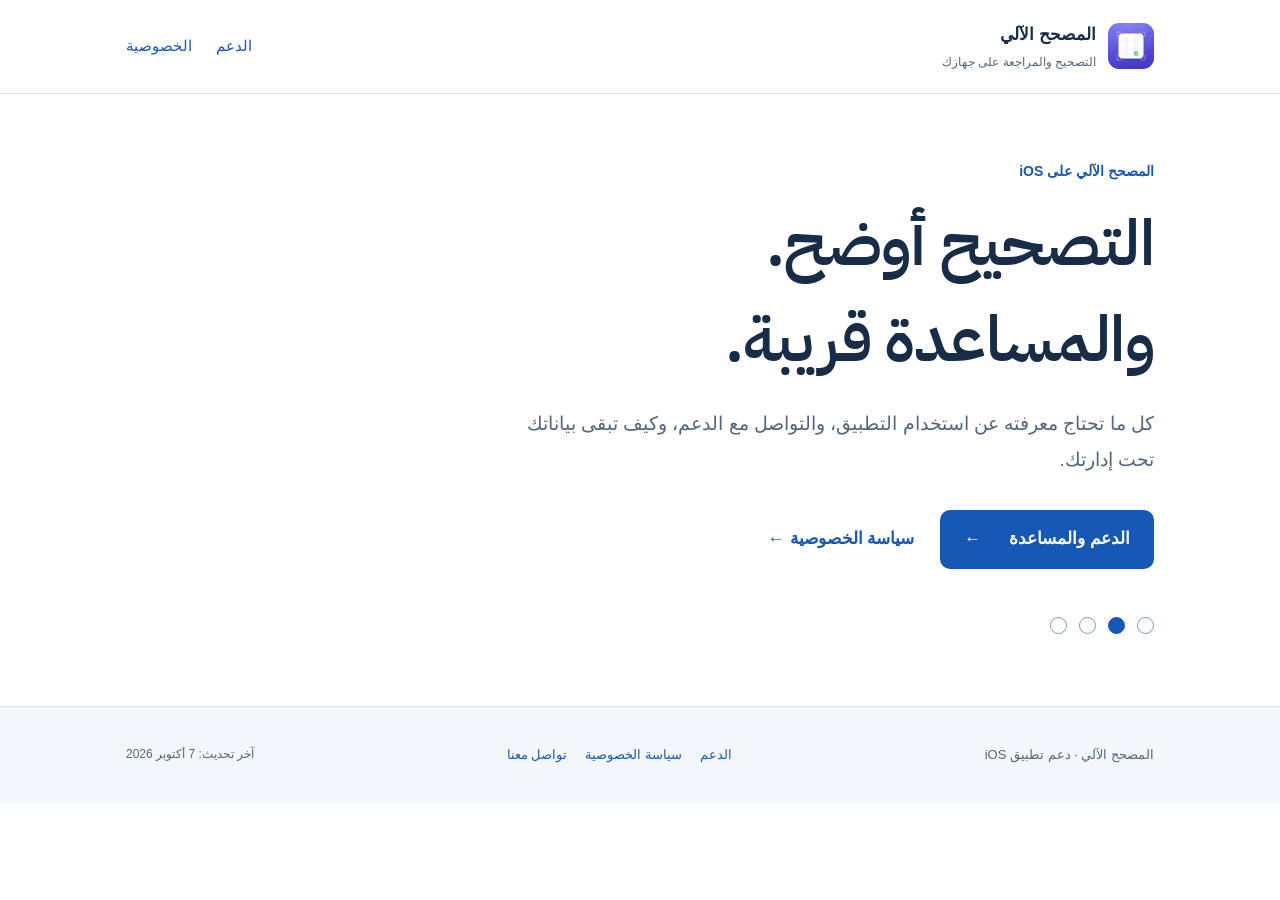
<file: index.html>
<!doctype html>
<html lang="ar" dir="rtl">
<head>
<meta charset="utf-8"><meta name="viewport" content="width=device-width, initial-scale=1">
<title>الدعم والخصوصية | المصحح الآلي</title>
<meta name="description" content="صفحات الدعم وسياسة الخصوصية لتطبيق المصحح الآلي على iOS.">
<meta name="theme-color" content="#172c47">
<link rel="canonical" href="https://yasser0769.github.io/smartgrader-support/index.html">
<link rel="icon" type="image/png" href="assets/app-icon.png">
<link rel="stylesheet" href="styles.css">
</head>
<body>
<a class="skip" href="#main">انتقل إلى المحتوى</a>
<header class="header"><div class="wrap header-inner">
<a class="brand" href="index.html"><img src="assets/app-icon.png" alt="" width="46" height="46"><span>المصحح الآلي<small>التصحيح والمراجعة على جهازك</small></span></a>
<nav aria-label="التنقل الرئيسي"><a href="support.html">الدعم</a><a href="privacy.html">الخصوصية</a></nav>
</div></header>
<main id="main" class="wrap"><section class="hero home"><p class="eyebrow">المصحح الآلي على iOS</p><h1>التصحيح أوضح.<br>والمساعدة قريبة.</h1><p class="intro">كل ما تحتاج معرفته عن استخدام التطبيق، والتواصل مع الدعم، وكيف تبقى بياناتك تحت إدارتك.</p><div class="home-links"><a class="button" href="support.html">الدعم والمساعدة <span aria-hidden="true">←</span></a><a class="secondary" href="privacy.html">سياسة الخصوصية <span aria-hidden="true">←</span></a></div><div class="bubbles" aria-hidden="true"><i></i><i class="filled"></i><i></i><i></i></div></section></main>
<footer class="footer"><div class="wrap footer-inner"><span>المصحح الآلي · دعم تطبيق iOS</span><nav aria-label="روابط التذييل"><a href="support.html">الدعم</a><a href="privacy.html">سياسة الخصوصية</a><a href="mailto:yasser0769@gmail.com">تواصل معنا</a></nav><span class="date">آخر تحديث: <time datetime="2026-10-07">7 أكتوبر 2026</time></span></div></footer>
</body></html>
</file>
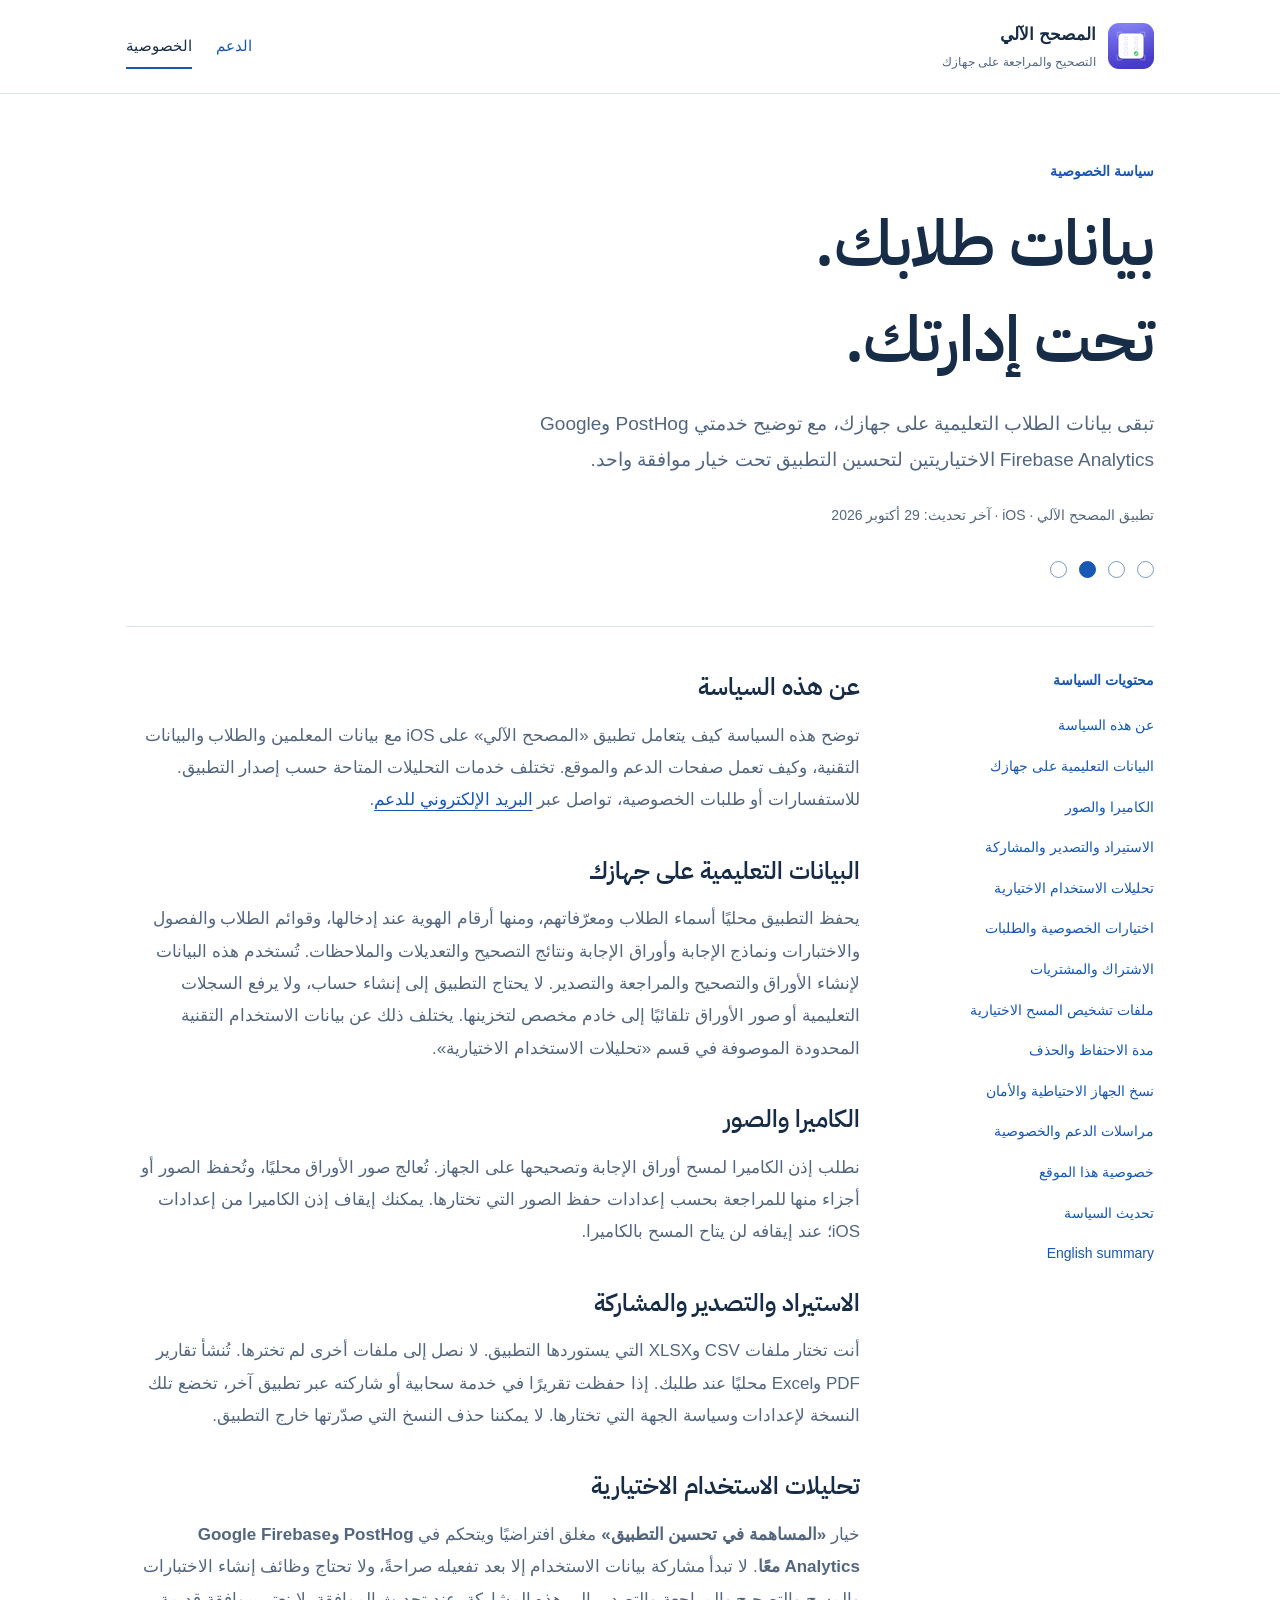
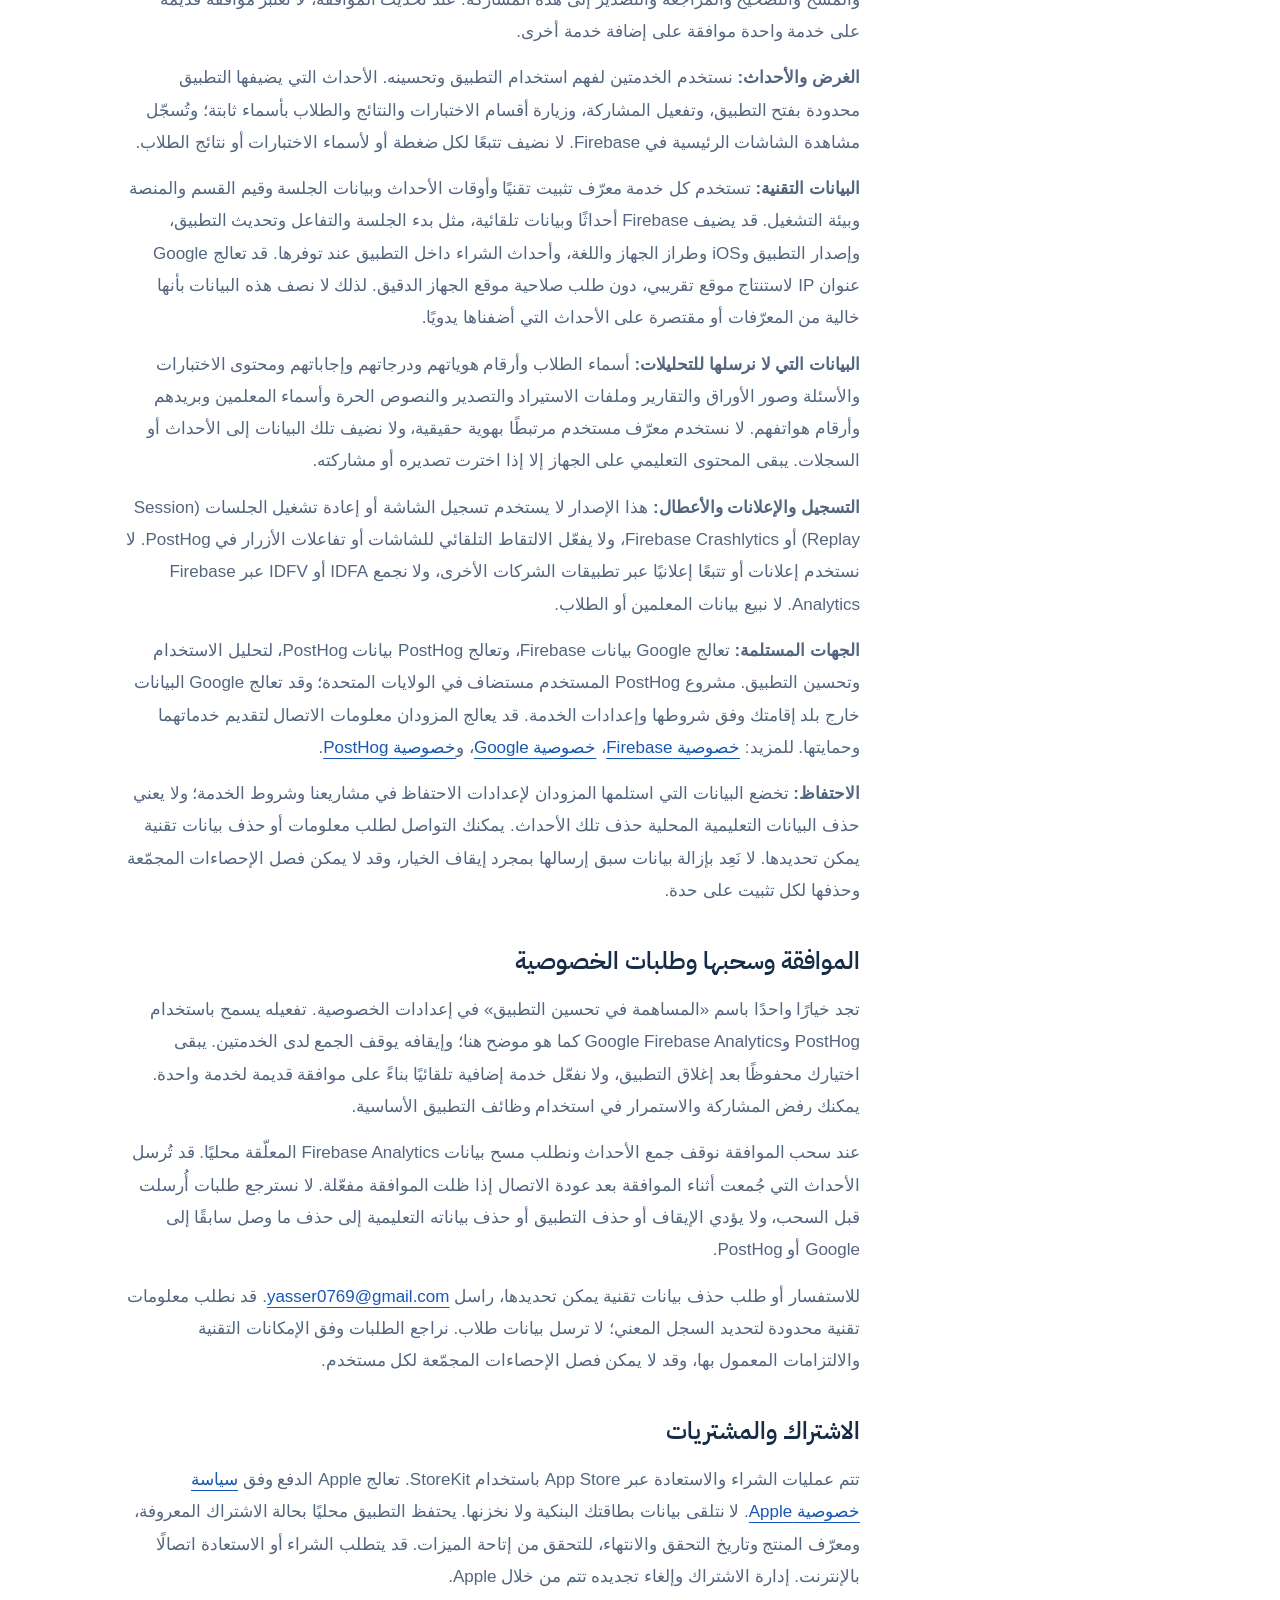
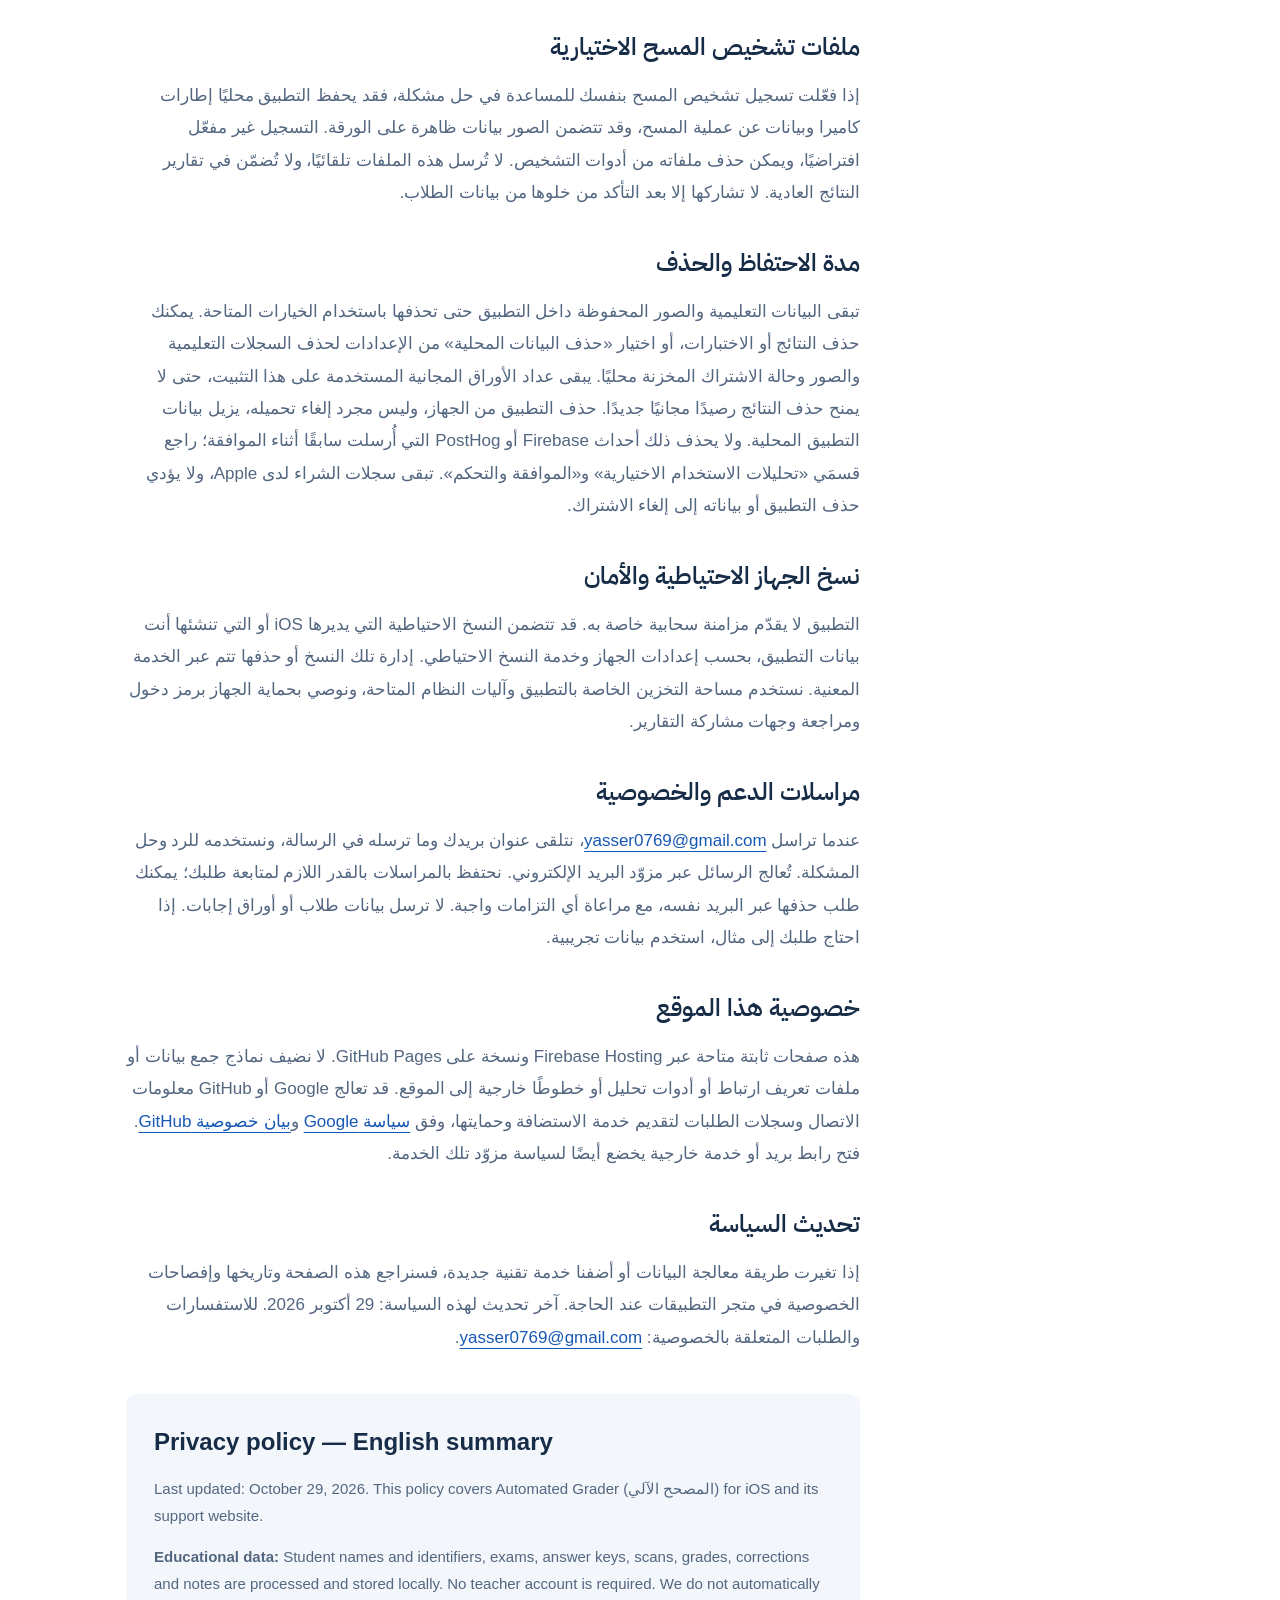
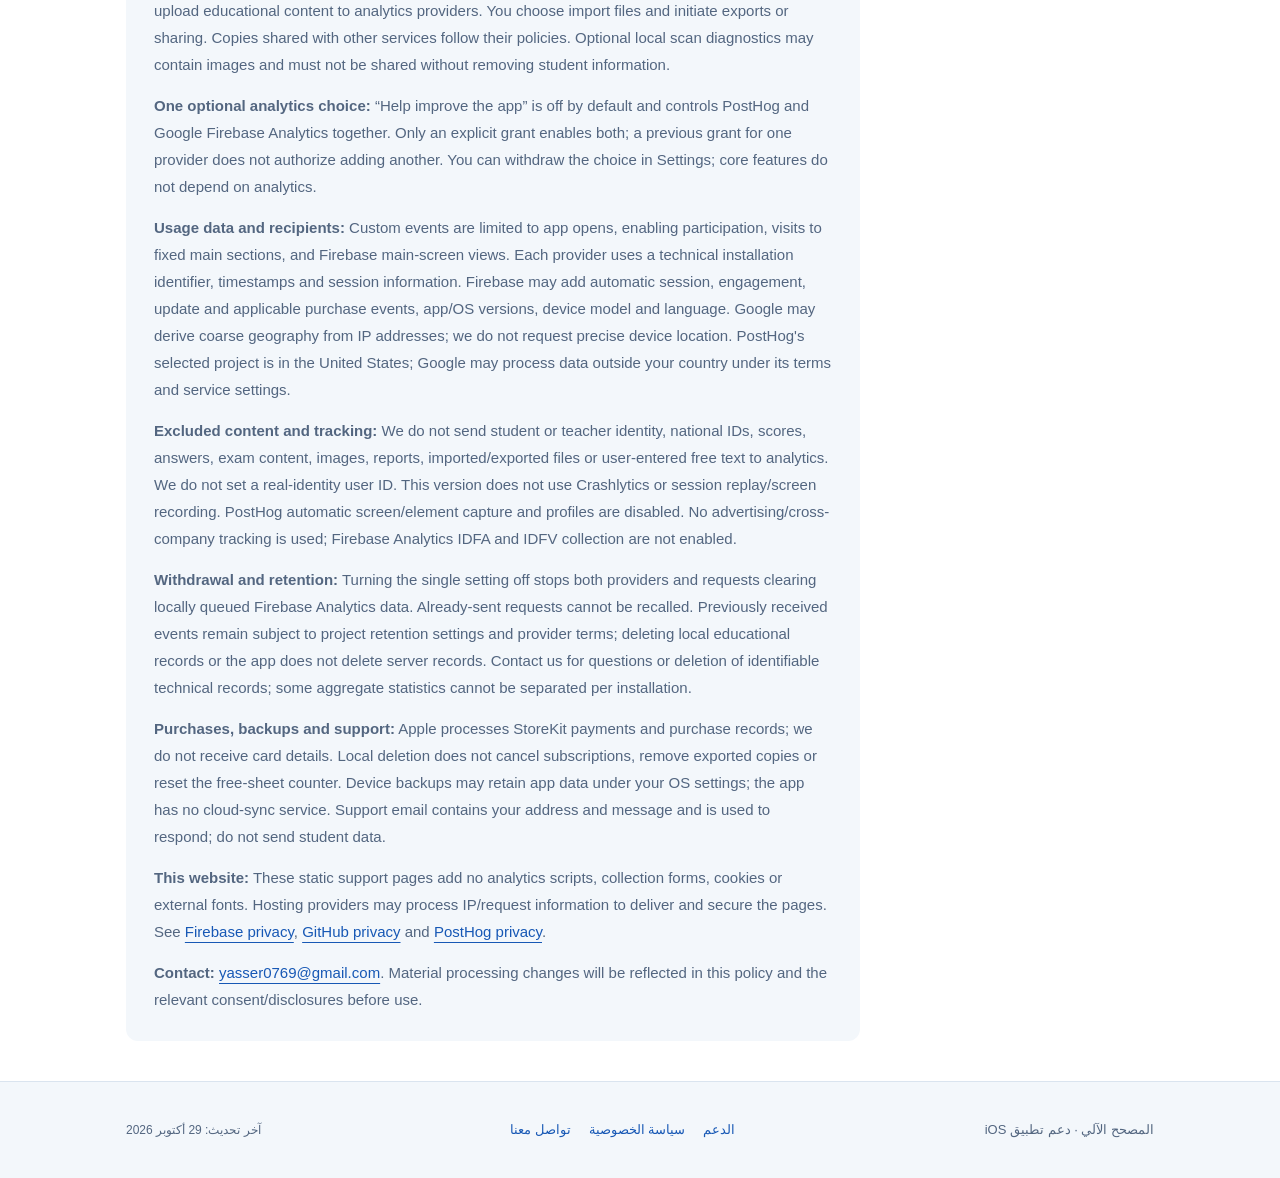
<file: privacy.html>
<!doctype html>
<html lang="ar" dir="rtl">
<head>
<meta charset="utf-8"><meta name="viewport" content="width=device-width, initial-scale=1">
<title>سياسة الخصوصية | المصحح الآلي</title>
<meta name="description" content="سياسة خصوصية تطبيق المصحح الآلي: التخزين المحلي لبيانات الطلاب والموافقة الاختيارية الموحّدة لخدمتي PostHog وGoogle Firebase Analytics وحقوق الخصوصية.">
<meta name="theme-color" content="#172c47">
<link rel="canonical" href="https://yasser0769.github.io/smartgrader-support/privacy.html">
<link rel="icon" type="image/png" href="assets/app-icon.png">
<link rel="stylesheet" href="styles.css">
</head>
<body>
<a class="skip" href="#main">انتقل إلى المحتوى</a>
<header class="header"><div class="wrap header-inner">
<a class="brand" href="index.html"><img src="assets/app-icon.png" alt="" width="46" height="46"><span>المصحح الآلي<small>التصحيح والمراجعة على جهازك</small></span></a>
<nav aria-label="التنقل الرئيسي"><a href="support.html">الدعم</a><a href="privacy.html" aria-current="page">الخصوصية</a></nav>
</div></header>
<main id="main" class="wrap"><section class="hero"><p class="eyebrow">سياسة الخصوصية</p><h1 id="title">بيانات طلابك.<br>تحت إدارتك.</h1><p class="intro">تبقى بيانات الطلاب التعليمية على جهازك، مع توضيح خدمتي PostHog وGoogle Firebase Analytics الاختياريتين لتحسين التطبيق تحت خيار موافقة واحد.</p><p class="meta">تطبيق المصحح الآلي · iOS · آخر تحديث: <time datetime="2026-10-29">29 أكتوبر 2026</time></p><div class="bubbles" aria-hidden="true"><i></i><i></i><i class="filled"></i><i></i></div></section><div class="policy-layout"><aside class="toc"><p class="eyebrow">محتويات السياسة</p><nav aria-label="محتويات سياسة الخصوصية"><a href="#scope">عن هذه السياسة</a><a href="#local">البيانات التعليمية على جهازك</a><a href="#camera">الكاميرا والصور</a><a href="#sharing">الاستيراد والتصدير والمشاركة</a><a href="#tracking">تحليلات الاستخدام الاختيارية</a><a href="#choices">اختيارات الخصوصية والطلبات</a><a href="#purchases">الاشتراك والمشتريات</a><a href="#diagnostics">ملفات تشخيص المسح الاختيارية</a><a href="#retention">مدة الاحتفاظ والحذف</a><a href="#backup">نسخ الجهاز الاحتياطية والأمان</a><a href="#contact">مراسلات الدعم والخصوصية</a><a href="#hosting">خصوصية هذا الموقع</a><a href="#changes">تحديث السياسة</a><a href="#english">English summary</a></nav></aside><article class="policy"><section id="scope"><h2>عن هذه السياسة</h2><p>توضح هذه السياسة كيف يتعامل تطبيق «المصحح الآلي» على iOS مع بيانات المعلمين والطلاب والبيانات التقنية، وكيف تعمل صفحات الدعم والموقع. تختلف خدمات التحليلات المتاحة حسب إصدار التطبيق. للاستفسارات أو طلبات الخصوصية، تواصل عبر <a href="mailto:yasser0769@gmail.com">البريد الإلكتروني للدعم</a>.</p></section><section id="local"><h2>البيانات التعليمية على جهازك</h2><p>يحفظ التطبيق محليًا أسماء الطلاب ومعرّفاتهم، ومنها أرقام الهوية عند إدخالها، وقوائم الطلاب والفصول والاختبارات ونماذج الإجابة وأوراق الإجابة ونتائج التصحيح والتعديلات والملاحظات. تُستخدم هذه البيانات لإنشاء الأوراق والتصحيح والمراجعة والتصدير. لا يحتاج التطبيق إلى إنشاء حساب، ولا يرفع السجلات التعليمية أو صور الأوراق تلقائيًا إلى خادم مخصص لتخزينها. يختلف ذلك عن بيانات الاستخدام التقنية المحدودة الموصوفة في قسم «تحليلات الاستخدام الاختيارية».</p></section><section id="camera"><h2>الكاميرا والصور</h2><p>نطلب إذن الكاميرا لمسح أوراق الإجابة وتصحيحها على الجهاز. تُعالج صور الأوراق محليًا، وتُحفظ الصور أو أجزاء منها للمراجعة بحسب إعدادات حفظ الصور التي تختارها. يمكنك إيقاف إذن الكاميرا من إعدادات iOS؛ عند إيقافه لن يتاح المسح بالكاميرا.</p></section><section id="sharing"><h2>الاستيراد والتصدير والمشاركة</h2><p>أنت تختار ملفات CSV وXLSX التي يستوردها التطبيق. لا نصل إلى ملفات أخرى لم تخترها. تُنشأ تقارير PDF وExcel محليًا عند طلبك. إذا حفظت تقريرًا في خدمة سحابية أو شاركته عبر تطبيق آخر، تخضع تلك النسخة لإعدادات وسياسة الجهة التي تختارها. لا يمكننا حذف النسخ التي صدّرتها خارج التطبيق.</p></section><section id="tracking"><h2>تحليلات الاستخدام الاختيارية</h2>
<p>خيار <strong>«المساهمة في تحسين التطبيق»</strong> مغلق افتراضيًا ويتحكم في <strong>PostHog وGoogle Firebase Analytics معًا</strong>. لا تبدأ مشاركة بيانات الاستخدام إلا بعد تفعيله صراحةً، ولا تحتاج وظائف إنشاء الاختبارات والمسح والتصحيح والمراجعة والتصدير إلى هذه المشاركة. عند تحديث الموافقة، لا نعتبر موافقة قديمة على خدمة واحدة موافقة على إضافة خدمة أخرى.</p>
<p><strong>الغرض والأحداث:</strong> نستخدم الخدمتين لفهم استخدام التطبيق وتحسينه. الأحداث التي يضيفها التطبيق محدودة بفتح التطبيق، وتفعيل المشاركة، وزيارة أقسام الاختبارات والنتائج والطلاب بأسماء ثابتة؛ وتُسجّل مشاهدة الشاشات الرئيسية في Firebase. لا نضيف تتبعًا لكل ضغطة أو لأسماء الاختبارات أو نتائج الطلاب.</p>
<p><strong>البيانات التقنية:</strong> تستخدم كل خدمة معرّف تثبيت تقنيًا وأوقات الأحداث وبيانات الجلسة وقيم القسم والمنصة وبيئة التشغيل. قد يضيف Firebase أحداثًا وبيانات تلقائية، مثل بدء الجلسة والتفاعل وتحديث التطبيق، وإصدار التطبيق وiOS وطراز الجهاز واللغة، وأحداث الشراء داخل التطبيق عند توفرها. قد تعالج Google عنوان IP لاستنتاج موقع تقريبي، دون طلب صلاحية موقع الجهاز الدقيق. لذلك لا نصف هذه البيانات بأنها خالية من المعرّفات أو مقتصرة على الأحداث التي أضفناها يدويًا.</p>
<p><strong>البيانات التي لا نرسلها للتحليلات:</strong> أسماء الطلاب وأرقام هوياتهم ودرجاتهم وإجاباتهم ومحتوى الاختبارات والأسئلة وصور الأوراق والتقارير وملفات الاستيراد والتصدير والنصوص الحرة وأسماء المعلمين وبريدهم وأرقام هواتفهم. لا نستخدم معرّف مستخدم مرتبطًا بهوية حقيقية، ولا نضيف تلك البيانات إلى الأحداث أو السجلات. يبقى المحتوى التعليمي على الجهاز إلا إذا اخترت تصديره أو مشاركته.</p>
<p><strong>التسجيل والإعلانات والأعطال:</strong> هذا الإصدار لا يستخدم تسجيل الشاشة أو إعادة تشغيل الجلسات (Session Replay) أو Firebase Crashlytics، ولا يفعّل الالتقاط التلقائي للشاشات أو تفاعلات الأزرار في PostHog. لا نستخدم إعلانات أو تتبعًا إعلانيًا عبر تطبيقات الشركات الأخرى، ولا نجمع IDFA أو IDFV عبر Firebase Analytics. لا نبيع بيانات المعلمين أو الطلاب.</p>
<p><strong>الجهات المستلمة:</strong> تعالج Google بيانات Firebase، وتعالج PostHog بيانات PostHog، لتحليل الاستخدام وتحسين التطبيق. مشروع PostHog المستخدم مستضاف في الولايات المتحدة؛ وقد تعالج Google البيانات خارج بلد إقامتك وفق شروطها وإعدادات الخدمة. قد يعالج المزودان معلومات الاتصال لتقديم خدماتهما وحمايتها. للمزيد: <a href="https://firebase.google.com/support/privacy" target="_blank" rel="noopener noreferrer">خصوصية Firebase</a>، <a href="https://policies.google.com/privacy" target="_blank" rel="noopener noreferrer">خصوصية Google</a>، و<a href="https://posthog.com/privacy" target="_blank" rel="noopener noreferrer">خصوصية PostHog</a>.</p>
<p><strong>الاحتفاظ:</strong> تخضع البيانات التي استلمها المزودان لإعدادات الاحتفاظ في مشاريعنا وشروط الخدمة؛ ولا يعني حذف البيانات التعليمية المحلية حذف تلك الأحداث. يمكنك التواصل لطلب معلومات أو حذف بيانات تقنية يمكن تحديدها. لا نَعِد بإزالة بيانات سبق إرسالها بمجرد إيقاف الخيار، وقد لا يمكن فصل الإحصاءات المجمّعة وحذفها لكل تثبيت على حدة.</p></section><section id="choices"><h2>الموافقة وسحبها وطلبات الخصوصية</h2>
<p>تجد خيارًا واحدًا باسم «المساهمة في تحسين التطبيق» في إعدادات الخصوصية. تفعيله يسمح باستخدام PostHog وGoogle Firebase Analytics كما هو موضح هنا؛ وإيقافه يوقف الجمع لدى الخدمتين. يبقى اختيارك محفوظًا بعد إغلاق التطبيق، ولا نفعّل خدمة إضافية تلقائيًا بناءً على موافقة قديمة لخدمة واحدة. يمكنك رفض المشاركة والاستمرار في استخدام وظائف التطبيق الأساسية.</p>
<p>عند سحب الموافقة نوقف جمع الأحداث ونطلب مسح بيانات Firebase Analytics المعلّقة محليًا. قد تُرسل الأحداث التي جُمعت أثناء الموافقة بعد عودة الاتصال إذا ظلت الموافقة مفعّلة. لا نسترجع طلبات أُرسلت قبل السحب، ولا يؤدي الإيقاف أو حذف التطبيق أو حذف بياناته التعليمية إلى حذف ما وصل سابقًا إلى Google أو PostHog.</p>
<p>للاستفسار أو طلب حذف بيانات تقنية يمكن تحديدها، راسل <a href="mailto:yasser0769@gmail.com">yasser0769@gmail.com</a>. قد نطلب معلومات تقنية محدودة لتحديد السجل المعني؛ لا ترسل بيانات طلاب. نراجع الطلبات وفق الإمكانات التقنية والالتزامات المعمول بها، وقد لا يمكن فصل الإحصاءات المجمّعة لكل مستخدم.</p></section><section id="purchases"><h2>الاشتراك والمشتريات</h2><p>تتم عمليات الشراء والاستعادة عبر App Store باستخدام StoreKit. تعالج Apple الدفع وفق <a href="https://www.apple.com/legal/privacy/">سياسة خصوصية Apple</a>. لا نتلقى بيانات بطاقتك البنكية ولا نخزنها. يحتفظ التطبيق محليًا بحالة الاشتراك المعروفة، ومعرّف المنتج وتاريخ التحقق والانتهاء، للتحقق من إتاحة الميزات. قد يتطلب الشراء أو الاستعادة اتصالًا بالإنترنت. إدارة الاشتراك وإلغاء تجديده تتم من خلال Apple.</p></section><section id="diagnostics"><h2>ملفات تشخيص المسح الاختيارية</h2><p>إذا فعّلت تسجيل تشخيص المسح بنفسك للمساعدة في حل مشكلة، فقد يحفظ التطبيق محليًا إطارات كاميرا وبيانات عن عملية المسح، وقد تتضمن الصور بيانات ظاهرة على الورقة. التسجيل غير مفعّل افتراضيًا، ويمكن حذف ملفاته من أدوات التشخيص. لا تُرسل هذه الملفات تلقائيًا، ولا تُضمّن في تقارير النتائج العادية. لا تشاركها إلا بعد التأكد من خلوها من بيانات الطلاب.</p></section><section id="retention"><h2>مدة الاحتفاظ والحذف</h2><p>تبقى البيانات التعليمية والصور المحفوظة داخل التطبيق حتى تحذفها باستخدام الخيارات المتاحة. يمكنك حذف النتائج أو الاختبارات، أو اختيار «حذف البيانات المحلية» من الإعدادات لحذف السجلات التعليمية والصور وحالة الاشتراك المخزنة محليًا. يبقى عداد الأوراق المجانية المستخدمة على هذا التثبيت، حتى لا يمنح حذف النتائج رصيدًا مجانيًا جديدًا. حذف التطبيق من الجهاز، وليس مجرد إلغاء تحميله، يزيل بيانات التطبيق المحلية. ولا يحذف ذلك أحداث Firebase أو PostHog التي أُرسلت سابقًا أثناء الموافقة؛ راجع قسمَي «تحليلات الاستخدام الاختيارية» و«الموافقة والتحكم». تبقى سجلات الشراء لدى Apple، ولا يؤدي حذف التطبيق أو بياناته إلى إلغاء الاشتراك.</p></section><section id="backup"><h2>نسخ الجهاز الاحتياطية والأمان</h2><p>التطبيق لا يقدّم مزامنة سحابية خاصة به. قد تتضمن النسخ الاحتياطية التي يديرها iOS أو التي تنشئها أنت بيانات التطبيق، بحسب إعدادات الجهاز وخدمة النسخ الاحتياطي. إدارة تلك النسخ أو حذفها تتم عبر الخدمة المعنية. نستخدم مساحة التخزين الخاصة بالتطبيق وآليات النظام المتاحة، ونوصي بحماية الجهاز برمز دخول ومراجعة وجهات مشاركة التقارير.</p></section><section id="contact"><h2>مراسلات الدعم والخصوصية</h2><p>عندما تراسل <a href="mailto:yasser0769@gmail.com" dir="ltr">yasser0769@gmail.com</a>، نتلقى عنوان بريدك وما ترسله في الرسالة، ونستخدمه للرد وحل المشكلة. تُعالج الرسائل عبر مزوّد البريد الإلكتروني. نحتفظ بالمراسلات بالقدر اللازم لمتابعة طلبك؛ يمكنك طلب حذفها عبر البريد نفسه، مع مراعاة أي التزامات واجبة. لا ترسل بيانات طلاب أو أوراق إجابات. إذا احتاج طلبك إلى مثال، استخدم بيانات تجريبية.</p></section><section id="hosting"><h2>خصوصية هذا الموقع</h2><p>هذه صفحات ثابتة متاحة عبر Firebase Hosting ونسخة على GitHub Pages. لا نضيف نماذج جمع بيانات أو ملفات تعريف ارتباط أو أدوات تحليل أو خطوطًا خارجية إلى الموقع. قد تعالج Google أو GitHub معلومات الاتصال وسجلات الطلبات لتقديم خدمة الاستضافة وحمايتها، وفق <a href="https://policies.google.com/privacy">سياسة Google</a> و<a href="https://docs.github.com/en/site-policy/privacy-policies/github-general-privacy-statement">بيان خصوصية GitHub</a>. فتح رابط بريد أو خدمة خارجية يخضع أيضًا لسياسة مزوّد تلك الخدمة.</p></section><section id="changes"><h2>تحديث السياسة</h2><p>إذا تغيرت طريقة معالجة البيانات أو أضفنا خدمة تقنية جديدة، فسنراجع هذه الصفحة وتاريخها وإفصاحات الخصوصية في متجر التطبيقات عند الحاجة. آخر تحديث لهذه السياسة: 29 أكتوبر 2026. للاستفسارات والطلبات المتعلقة بالخصوصية: <a href="mailto:yasser0769@gmail.com" dir="ltr">yasser0769@gmail.com</a>.</p></section>
<section id="english" class="english" lang="en" dir="ltr"><h2>Privacy policy — English summary</h2>
<p>Last updated: October 29, 2026. This policy covers Automated Grader (المصحح الآلي) for iOS and its support website.</p>
<p><strong>Educational data:</strong> Student names and identifiers, exams, answer keys, scans, grades, corrections and notes are processed and stored locally. No teacher account is required. We do not automatically upload educational content to analytics providers. You choose import files and initiate exports or sharing. Copies shared with other services follow their policies. Optional local scan diagnostics may contain images and must not be shared without removing student information.</p>
<p><strong>One optional analytics choice:</strong> “Help improve the app” is off by default and controls PostHog and Google Firebase Analytics together. Only an explicit grant enables both; a previous grant for one provider does not authorize adding another. You can withdraw the choice in Settings; core features do not depend on analytics.</p>
<p><strong>Usage data and recipients:</strong> Custom events are limited to app opens, enabling participation, visits to fixed main sections, and Firebase main-screen views. Each provider uses a technical installation identifier, timestamps and session information. Firebase may add automatic session, engagement, update and applicable purchase events, app/OS versions, device model and language. Google may derive coarse geography from IP addresses; we do not request precise device location. PostHog's selected project is in the United States; Google may process data outside your country under its terms and service settings.</p>
<p><strong>Excluded content and tracking:</strong> We do not send student or teacher identity, national IDs, scores, answers, exam content, images, reports, imported/exported files or user-entered free text to analytics. We do not set a real-identity user ID. This version does not use Crashlytics or session replay/screen recording. PostHog automatic screen/element capture and profiles are disabled. No advertising/cross-company tracking is used; Firebase Analytics IDFA and IDFV collection are not enabled.</p>
<p><strong>Withdrawal and retention:</strong> Turning the single setting off stops both providers and requests clearing locally queued Firebase Analytics data. Already-sent requests cannot be recalled. Previously received events remain subject to project retention settings and provider terms; deleting local educational records or the app does not delete server records. Contact us for questions or deletion of identifiable technical records; some aggregate statistics cannot be separated per installation.</p>
<p><strong>Purchases, backups and support:</strong> Apple processes StoreKit payments and purchase records; we do not receive card details. Local deletion does not cancel subscriptions, remove exported copies or reset the free-sheet counter. Device backups may retain app data under your OS settings; the app has no cloud-sync service. Support email contains your address and message and is used to respond; do not send student data.</p>
<p><strong>This website:</strong> These static support pages add no analytics scripts, collection forms, cookies or external fonts. Hosting providers may process IP/request information to deliver and secure the pages. See <a href="https://firebase.google.com/support/privacy">Firebase privacy</a>, <a href="https://docs.github.com/en/site-policy/privacy-policies/github-general-privacy-statement">GitHub privacy</a> and <a href="https://posthog.com/privacy">PostHog privacy</a>.</p>
<p><strong>Contact:</strong> <a href="mailto:yasser0769@gmail.com">yasser0769@gmail.com</a>. Material processing changes will be reflected in this policy and the relevant consent/disclosures before use.</p></section></article></div></main>
<footer class="footer"><div class="wrap footer-inner"><span>المصحح الآلي · دعم تطبيق iOS</span><nav aria-label="روابط التذييل"><a href="support.html">الدعم</a><a href="privacy.html">سياسة الخصوصية</a><a href="mailto:yasser0769@gmail.com">تواصل معنا</a></nav><span class="date">آخر تحديث: <time datetime="2026-10-29">29 أكتوبر 2026</time></span></div></footer>
</body></html>
</file>
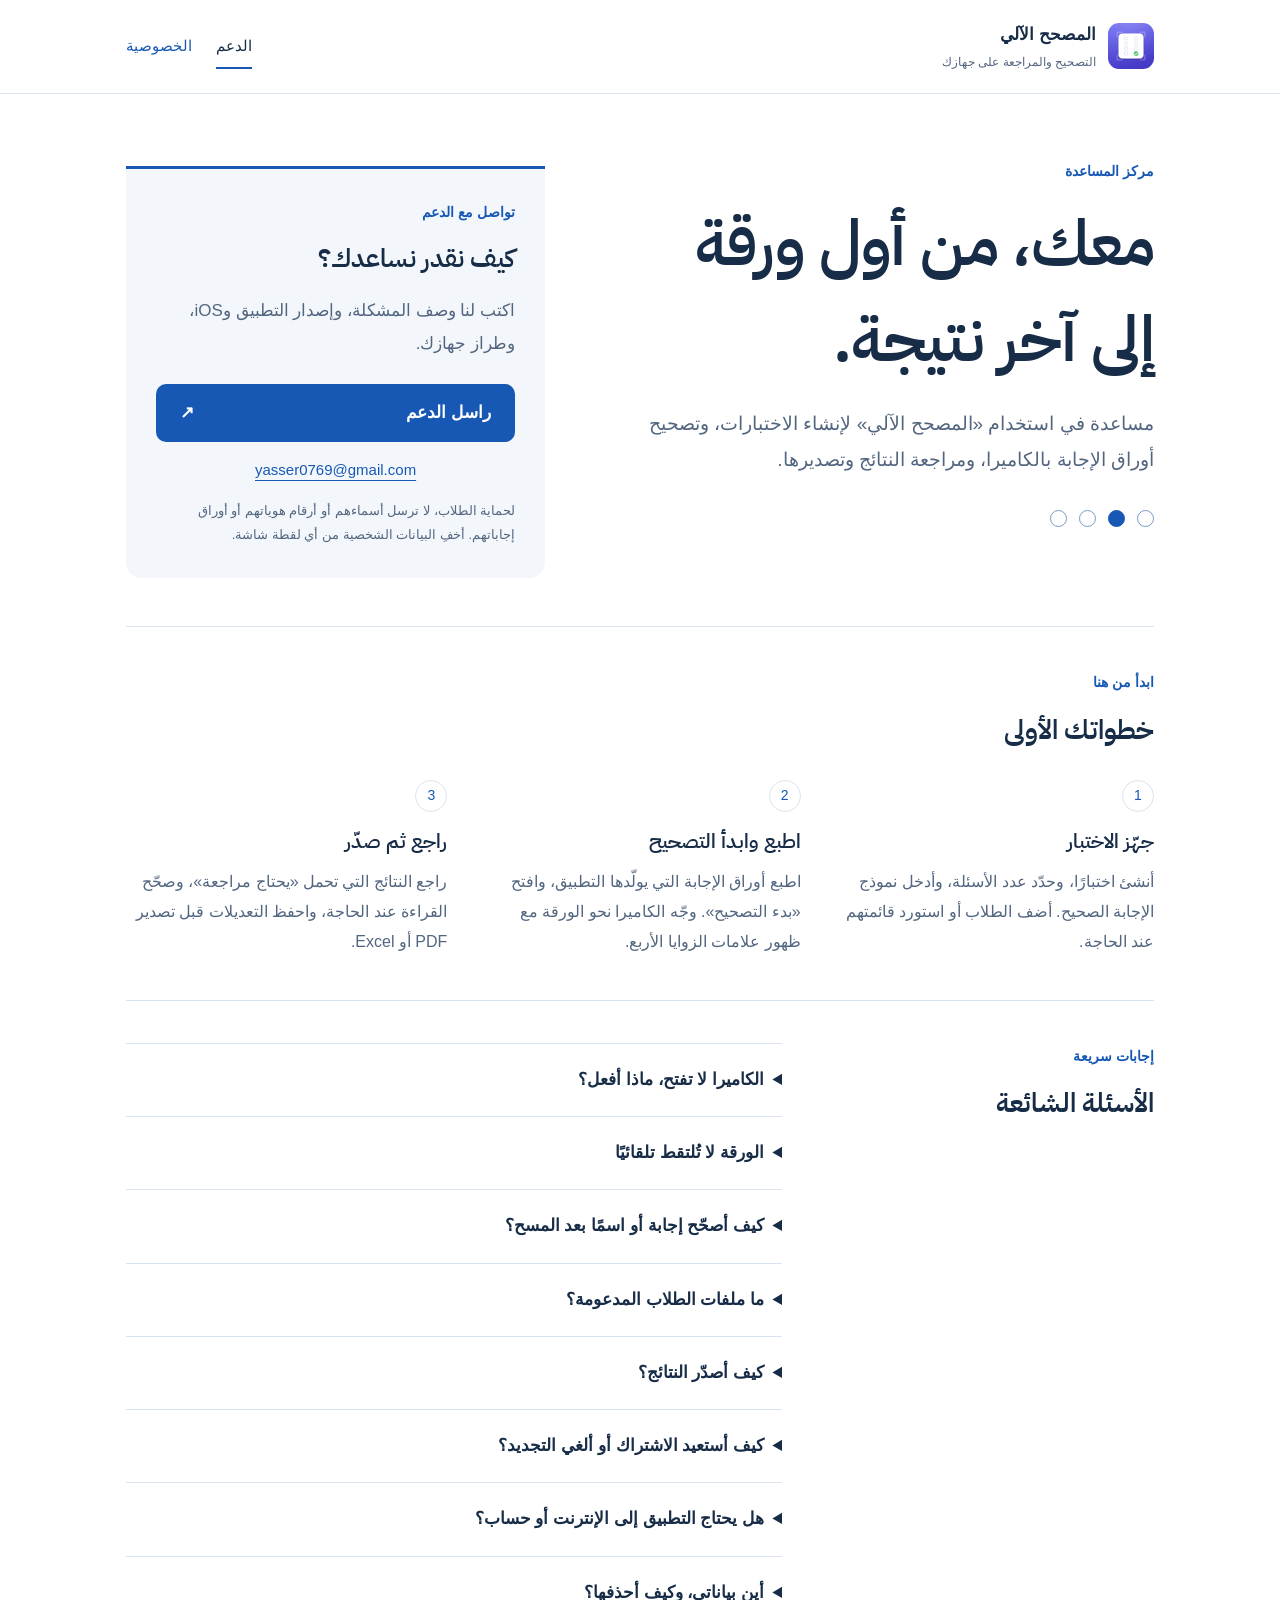
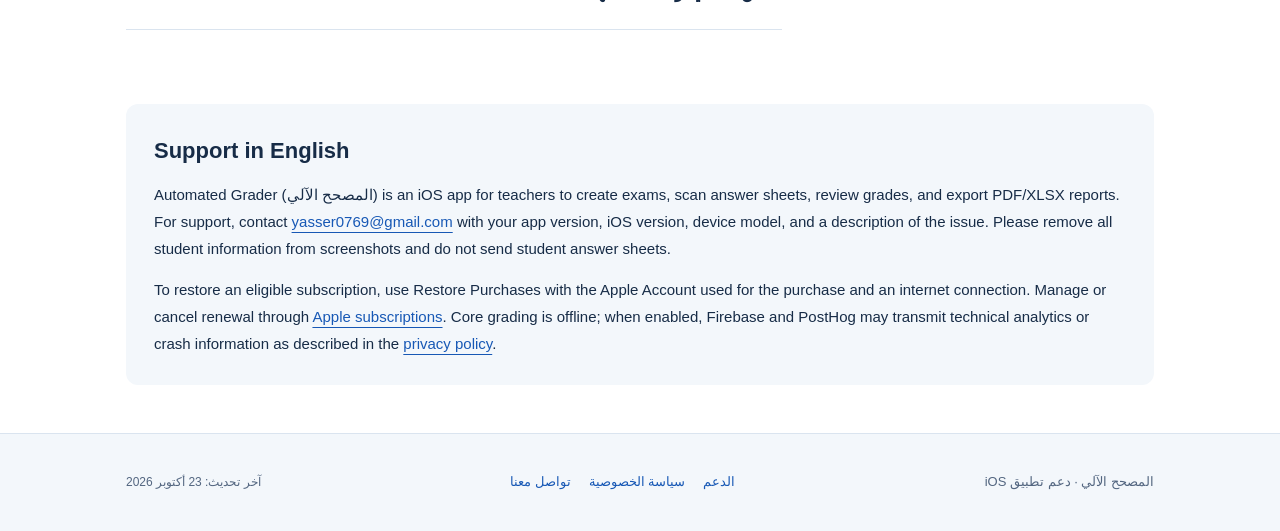
<file: support.html>
<!doctype html>
<html lang="ar" dir="rtl">
<head>
<meta charset="utf-8"><meta name="viewport" content="width=device-width, initial-scale=1">
<title>الدعم والمساعدة | المصحح الآلي</title>
<meta name="description" content="دعم تطبيق المصحح الآلي: المساعدة في التصحيح بالكاميرا، مراجعة النتائج، الاستيراد والتصدير، واستعادة المشتريات.">
<meta name="theme-color" content="#172c47">
<link rel="canonical" href="https://yasser0769.github.io/smartgrader-support/support.html">
<link rel="icon" type="image/png" href="assets/app-icon.png">
<link rel="stylesheet" href="styles.css">
</head>
<body>
<a class="skip" href="#main">انتقل إلى المحتوى</a>
<header class="header"><div class="wrap header-inner">
<a class="brand" href="index.html"><img src="assets/app-icon.png" alt="" width="46" height="46"><span>المصحح الآلي<small>التصحيح والمراجعة على جهازك</small></span></a>
<nav aria-label="التنقل الرئيسي"><a href="support.html" aria-current="page">الدعم</a><a href="privacy.html">الخصوصية</a></nav>
</div></header>
<main id="main" class="wrap">
<section class="hero support-hero" aria-labelledby="title">
<div><p class="eyebrow">مركز المساعدة</p><h1 id="title">معك، من أول ورقة<br>إلى آخر نتيجة.</h1><p class="intro">مساعدة في استخدام «المصحح الآلي» لإنشاء الاختبارات، وتصحيح أوراق الإجابة بالكاميرا، ومراجعة النتائج وتصديرها.</p><div class="bubbles" aria-hidden="true"><i></i><i class="filled"></i><i></i><i></i></div></div>
<aside class="contact"><p class="eyebrow">تواصل مع الدعم</p><h2>كيف نقدر نساعدك؟</h2><p>اكتب لنا وصف المشكلة، وإصدار التطبيق وiOS، وطراز جهازك.</p><a class="button" href="mailto:yasser0769@gmail.com?subject=%D8%AF%D8%B9%D9%85%20%D8%A7%D9%84%D9%85%D8%B5%D8%AD%D8%AD%20%D8%A7%D9%84%D8%A2%D9%84%D9%8A">راسل الدعم <span aria-hidden="true">↗</span></a><a class="email" href="mailto:yasser0769@gmail.com" dir="ltr">yasser0769@gmail.com</a><p class="small">لحماية الطلاب، لا ترسل أسماءهم أو أرقام هوياتهم أو أوراق إجاباتهم. أخفِ البيانات الشخصية من أي لقطة شاشة.</p></aside>
</section>
<section class="content-section" aria-labelledby="start"><div class="section-heading"><p class="eyebrow">ابدأ من هنا</p><h2 id="start">خطواتك الأولى</h2></div><ol class="steps"><li><h3>جهّز الاختبار</h3><p>أنشئ اختبارًا، وحدّد عدد الأسئلة، وأدخل نموذج الإجابة الصحيح. أضف الطلاب أو استورد قائمتهم عند الحاجة.</p></li><li><h3>اطبع وابدأ التصحيح</h3><p>اطبع أوراق الإجابة التي يولّدها التطبيق، وافتح «بدء التصحيح». وجّه الكاميرا نحو الورقة مع ظهور علامات الزوايا الأربع.</p></li><li><h3>راجع ثم صدّر</h3><p>راجع النتائج التي تحمل «يحتاج مراجعة»، وصحّح القراءة عند الحاجة، واحفظ التعديلات قبل تصدير PDF أو Excel.</p></li></ol></section>
<section class="content-section faq" aria-labelledby="faq"><div class="section-heading"><p class="eyebrow">إجابات سريعة</p><h2 id="faq">الأسئلة الشائعة</h2></div><div class="questions">
<details><summary>الكاميرا لا تفتح، ماذا أفعل؟</summary><p>افتح إعدادات iPhone أو iPad، وابحث عن «المصحح الآلي»، ثم فعّل إذن الكاميرا. إذا لم يظهر الخيار، راجع «الخصوصية والأمان» ← «الكاميرا»، وتحقق من عدم وجود قيود على الجهاز.</p></details>
<details><summary>الورقة لا تُلتقط تلقائيًا</summary><p>استخدم نموذجًا مولّدًا من التطبيق ومناسبًا للاختبار، وضع الورقة على سطح مستوٍ بإضاءة واضحة دون انعكاس قوي أو ظل. أظهر علامات الزوايا الأربع كاملة، وثبّت الورقة والجهاز قليلًا. تأكد أن الطباعة لم تقص أطراف الورقة.</p></details>
<details><summary>كيف أصحّح إجابة أو اسمًا بعد المسح؟</summary><p>افتح النتيجة، وراجع الورقة والإجابات المقروءة. عدّل الإجابة أو الاسم، ثم احفظ التعديلات ليُعاد حساب الدرجة. راجع أي إجابة غير واضحة قبل اعتماد النتيجة أو مشاركتها.</p></details>
<details><summary>ما ملفات الطلاب المدعومة؟</summary><p>يمكنك استيراد CSV أو Excel بصيغة XLSX. اتبع الأعمدة والتعليمات الظاهرة داخل شاشة الاستيراد، وتحقق من الاسم والمعرّف المطلوب ومن الصفوف المكررة. يمكنك استخدام بيانات تجريبية عند طلب المساعدة.</p></details>
<details><summary>كيف أصدّر النتائج؟</summary><p>افتح النتائج واختر التصدير بصيغة PDF أو Excel، ثم اختر مكان الحفظ أو تطبيق المشاركة. راجع النتائج التي تحتاج مراجعة أولًا. إذا لم يكتمل التصدير، تأكد من وجود مساحة كافية على الجهاز وأعد المحاولة.</p></details>
<details><summary>كيف أستعيد الاشتراك أو ألغي التجديد؟</summary><p>لاستعادة اشتراك مؤهل، استخدم حساب Apple الذي أجرى الشراء، واتصل بالإنترنت، ثم اختر «استعادة المشتريات» في شاشة الاشتراك. لإدارة الاشتراك أو إلغاء تجديده، استخدم <a href="https://apps.apple.com/account/subscriptions">اشتراكات App Store</a>. حذف التطبيق لا يلغي الاشتراك.</p></details>
<details><summary>هل يحتاج التطبيق إلى الإنترنت أو حساب؟</summary><p>لا تحتاج إلى حساب داخل التطبيق. إنشاء الاختبارات والمسح والتصحيح والمراجعة والتصدير تتم محليًا. الشراء والاستعادة وبعض خيارات المشاركة قد تحتاج الإنترنت. وعند توفر اتصال، قد ترسل الخدمات التقنية Firebase وPostHog بيانات استخدام وأعطال وفق <a href="privacy.html">سياسة الخصوصية</a> وإعدادات إصدار التطبيق.</p></details>
<details><summary>أين بياناتي، وكيف أحذفها؟</summary><p>تُحفظ البيانات التعليمية على جهازك. يمكنك استخدام «حذف البيانات المحلية» من إعدادات التطبيق. لا يحذف ذلك الملفات التي سبق تصديرها خارج التطبيق ولا يعيد رصيد الأوراق المجانية المستخدمة. اقرأ <a href="privacy.html">سياسة الخصوصية</a> للتفاصيل.</p></details>
</div></section>
<section class="english" lang="en" dir="ltr"><h2>Support in English</h2><p>Automated Grader (المصحح الآلي) is an iOS app for teachers to create exams, scan answer sheets, review grades, and export PDF/XLSX reports. For support, contact <a href="mailto:yasser0769@gmail.com">yasser0769@gmail.com</a> with your app version, iOS version, device model, and a description of the issue. Please remove all student information from screenshots and do not send student answer sheets.</p><p>To restore an eligible subscription, use Restore Purchases with the Apple Account used for the purchase and an internet connection. Manage or cancel renewal through <a href="https://apps.apple.com/account/subscriptions">Apple subscriptions</a>. Core grading is offline; when enabled, Firebase and PostHog may transmit technical analytics or crash information as described in the <a href="privacy.html">privacy policy</a>.</p></section>
</main>
<footer class="footer"><div class="wrap footer-inner"><span>المصحح الآلي · دعم تطبيق iOS</span><nav aria-label="روابط التذييل"><a href="support.html">الدعم</a><a href="privacy.html">سياسة الخصوصية</a><a href="mailto:yasser0769@gmail.com">تواصل معنا</a></nav><span class="date">آخر تحديث: <time datetime="2026-10-23">23 أكتوبر 2026</time></span></div></footer>
</body></html>
</file>
<file: styles.css>
@font-face{font-family:PlexArabic;src:url("assets/arabic-semibold.ttf") format("truetype");font-weight:600;font-display:swap}
:root{color-scheme:light;--paper:#fff;--wash:#f3f7fb;--ink:#172c47;--blue:#1758b5;--muted:#536680;--line:#dae4ef}*{box-sizing:border-box}html{scroll-padding-top:24px}body{margin:0;color:var(--ink);background:var(--paper);font-family:-apple-system,BlinkMacSystemFont,"Segoe UI",Tahoma,Arial,sans-serif;font-size:17px;line-height:1.9}a{color:var(--blue);text-underline-offset:5px}a:hover{text-decoration-thickness:2px}a:focus-visible,summary:focus-visible{outline:3px solid var(--blue);outline-offset:5px;border-radius:4px}h1,h2,h3,p{margin:0}h1,h2,h3{font-family:PlexArabic,-apple-system,Tahoma,sans-serif;font-weight:600}h1{font-size:clamp(38px,5vw,64px);line-height:1.5;letter-spacing:-.6px}h2{font-size:27px;line-height:1.7}h3{font-size:20px;line-height:1.7}p+p{margin-top:14px}.wrap{max-width:1100px;padding-inline:36px;margin-inline:auto}.header{border-bottom:1px solid var(--line)}.header-inner{display:flex;justify-content:space-between;align-items:center;gap:24px;padding-block:22px}.brand{display:flex;align-items:center;gap:12px;color:var(--ink);text-decoration:none;font-weight:600;line-height:1.5}.brand img{border-radius:11px}.brand small{display:block;color:var(--muted);font-size:12px;font-weight:400;margin-top:5px}nav{display:flex;gap:24px}nav a{font-size:15px;text-decoration:none;padding-block:8px}nav a[aria-current]{color:var(--ink);box-shadow:inset 0 -2px var(--blue)}.skip{position:absolute;top:-100px;background:var(--ink);color:#fff;padding:12px;z-index:2}.skip:focus{top:8px;right:8px}.hero{padding-block:64px 48px}.support-hero{display:grid;grid-template-columns:1.3fr 1fr;gap:64px;align-items:start}.eyebrow{color:var(--blue);font-size:14px;font-weight:600;margin-bottom:12px}.intro{color:var(--muted);font-size:19px;margin-top:18px;max-width:640px}.bubbles{display:flex;gap:12px;margin-top:32px}.bubbles i{width:17px;height:17px;border:1.5px solid #7899c4;border-radius:50%;display:block}.bubbles .filled{background:var(--blue);border-color:var(--blue)}.contact{background:var(--wash);border-top:3px solid var(--blue);padding:30px;border-radius:0 0 16px 16px;margin-top:8px}.contact h2{font-size:26px}.contact p:not(.eyebrow){color:var(--muted);margin-top:14px}.button{display:inline-flex;align-items:center;justify-content:space-between;gap:28px;background:var(--blue);color:#fff;padding:13px 24px;border-radius:10px;text-decoration:none;font-weight:600;min-height:48px}.button:hover{background:#124792}.contact .button{margin-top:24px;width:100%}.email{display:block;text-align:center;font-size:15px;margin-top:14px;overflow-wrap:anywhere}.small{font-size:13px;line-height:1.9}.content-section{padding-block:42px;border-top:1px solid var(--line)}.section-heading{margin-bottom:26px}.steps{padding:0;margin:0;list-style:none;display:grid;grid-template-columns:repeat(3,1fr);gap:32px;counter-reset:step}.steps li{counter-increment:step;position:relative;padding-top:44px}.steps li:before{content:counter(step);position:absolute;top:0;right:0;width:30px;height:30px;border:1px solid var(--line);border-radius:50%;text-align:center;line-height:28px;font-size:14px;color:var(--blue)}.steps p{color:var(--muted);margin-top:9px;font-size:16px}.faq{display:grid;grid-template-columns:1fr 2fr;gap:44px}.questions details{border-bottom:1px solid var(--line)}.questions details:first-child{border-top:1px solid var(--line)}summary{cursor:pointer;padding-block:20px;font-weight:600;min-height:48px}details p{padding:0 0 22px;color:var(--muted);font-size:16px}.english{background:var(--wash);padding:28px;border-radius:12px;margin-block:32px 48px;font-size:15px;line-height:1.8}.english h2{font-family:inherit;font-size:22px;margin-bottom:12px}.footer{background:var(--wash);border-top:1px solid var(--line);padding-block:28px;color:var(--muted);font-size:13px}.footer-inner{display:flex;justify-content:space-between;align-items:center;gap:20px;flex-wrap:wrap}.footer nav{gap:18px}.footer nav a{font-size:13px}.date{font-size:12px}.meta{color:var(--muted);font-size:14px;margin-top:24px}.policy-layout{display:grid;grid-template-columns:230px minmax(0,1fr);gap:64px;border-top:1px solid var(--line);padding-block:40px}.toc nav{display:flex;flex-direction:column;gap:0}.toc nav a{font-size:14px;padding-block:7px}.policy section{margin-bottom:34px;scroll-margin-top:24px}.policy h2{font-size:24px;margin-bottom:12px}.policy p{color:var(--muted)}.policy .english{margin-block:40px 0}.home{min-height:68vh}.home-links{display:flex;align-items:center;gap:26px;flex-wrap:wrap;margin-top:32px}.secondary{padding-block:12px;text-decoration:none;font-weight:600}.home .bubbles{margin-top:48px}@media(max-width:780px){.wrap{padding-inline:24px}.support-hero{grid-template-columns:1fr;gap:30px}.hero{padding-block:38px}.contact{max-width:none}.steps{grid-template-columns:1fr;gap:24px}.steps li{padding-top:0;padding-inline-start:46px}.faq{grid-template-columns:1fr;gap:0}.policy-layout{grid-template-columns:1fr;gap:30px}.toc{padding-bottom:22px;border-bottom:1px solid var(--line)}.toc nav{display:grid;grid-template-columns:1fr 1fr;gap:4px 14px}.english{padding:22px}.footer-inner{display:block}.footer nav{margin-block:12px}.intro{font-size:17px}.header-inner{gap:12px}.header nav{gap:16px}.brand small{display:none}.header .brand{font-size:15px}.header .brand img{width:36px;height:36px}.content-section{padding-block:30px}}@media(max-width:390px){.wrap{padding-inline:18px}.header nav{gap:12px}.contact{padding:24px}h1{font-size:36px}.toc nav{grid-template-columns:1fr}}
</file>
